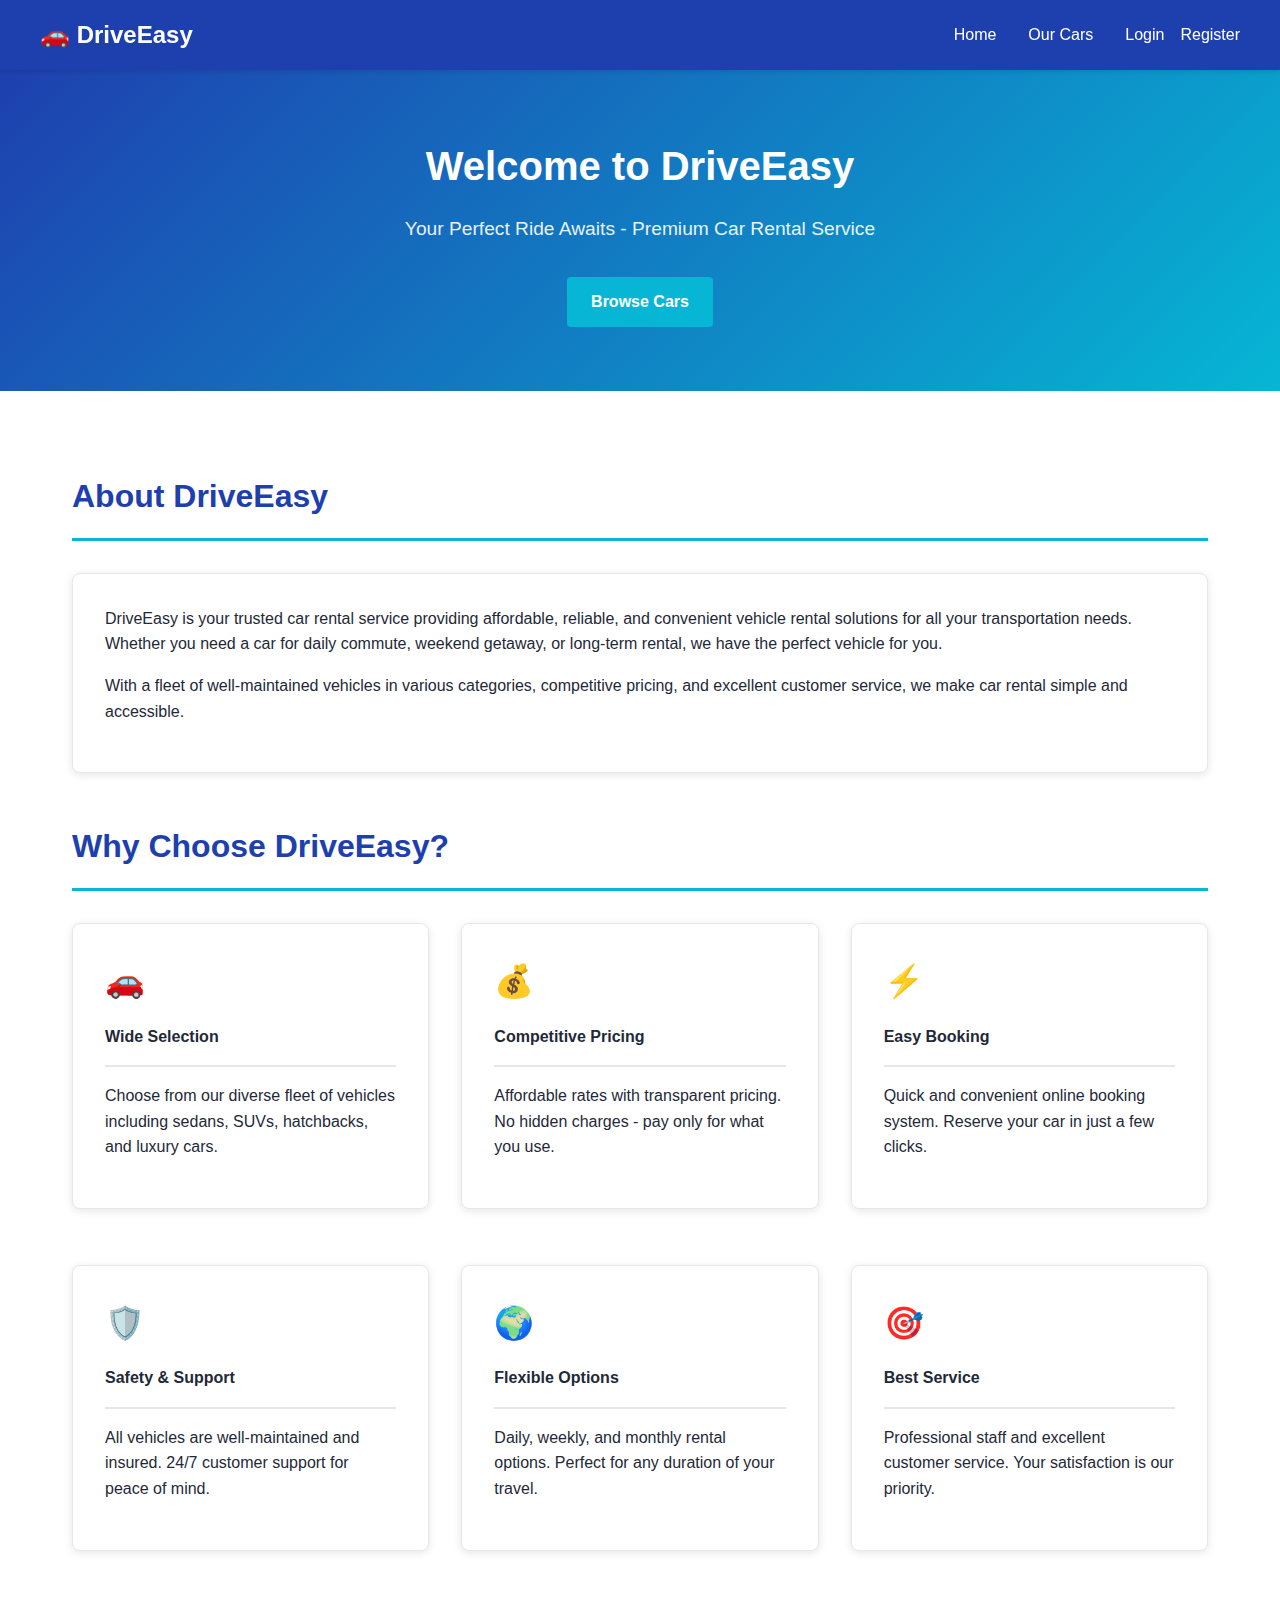
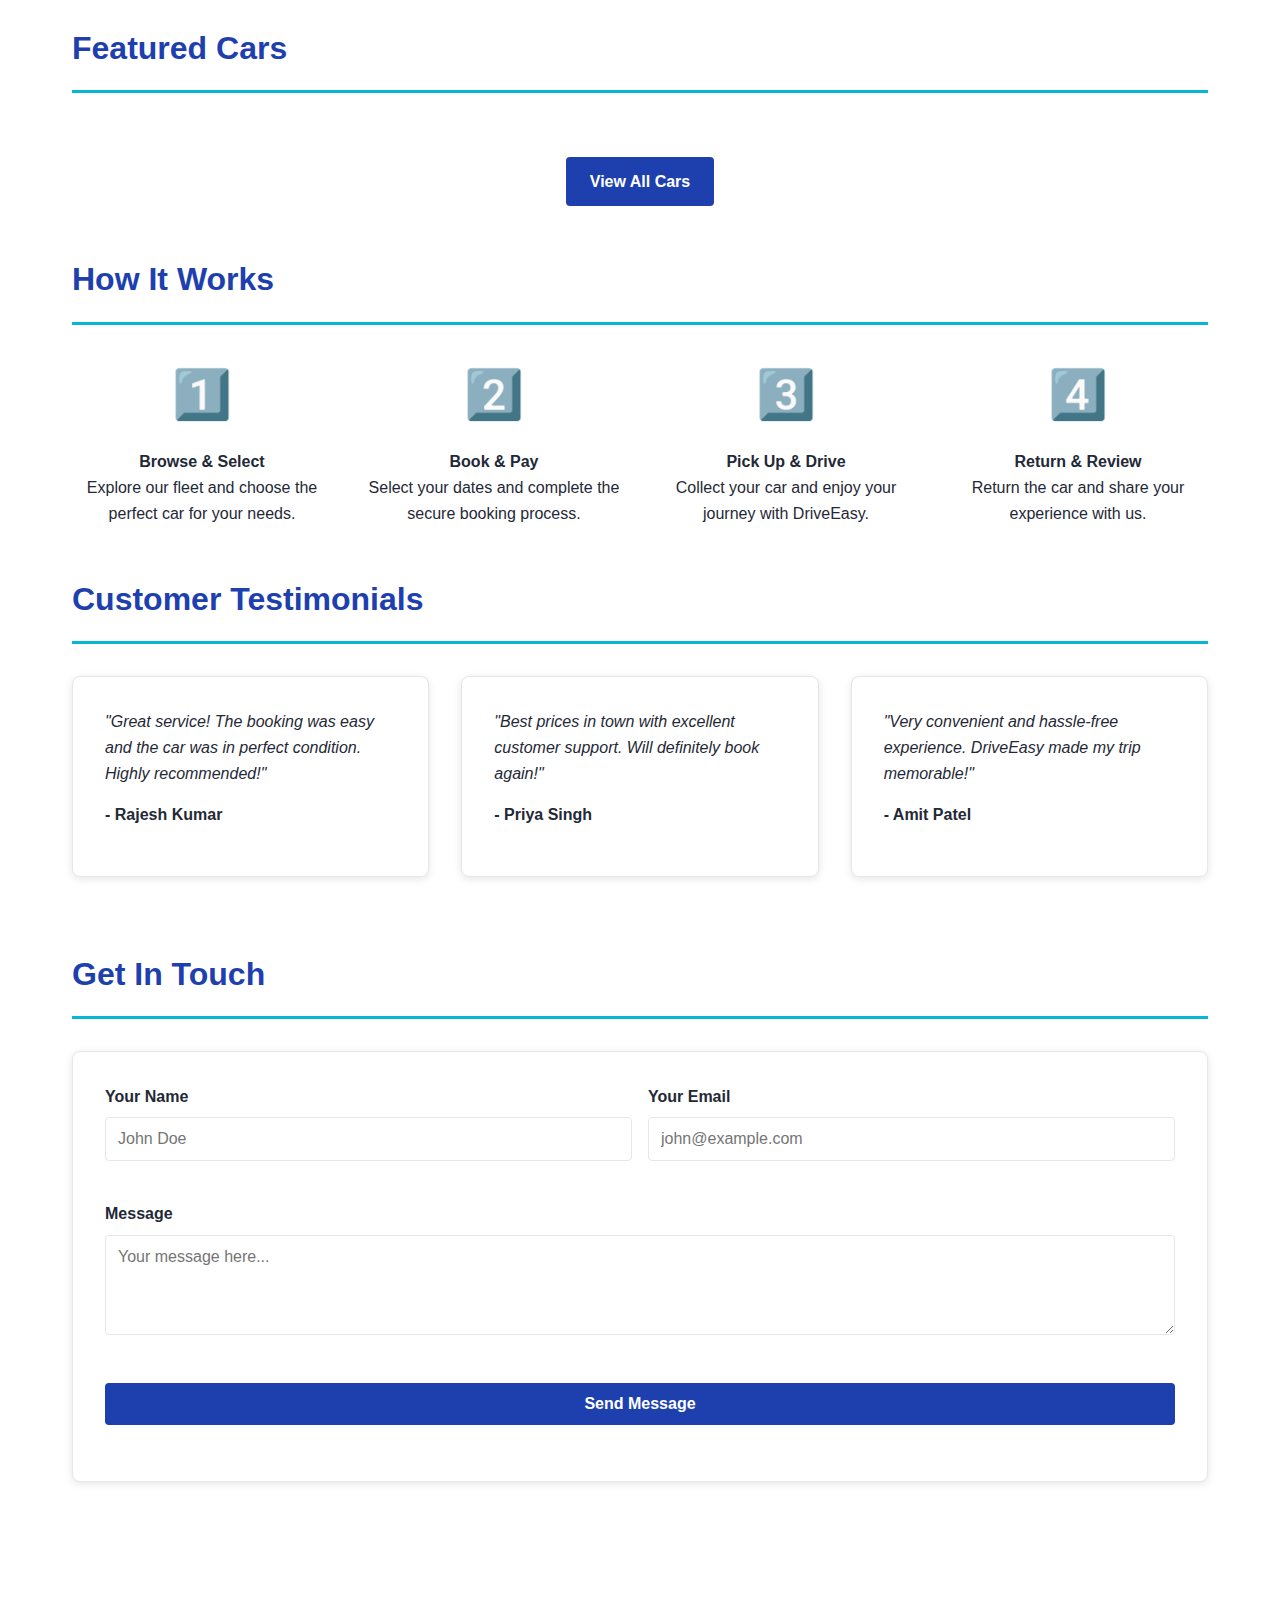
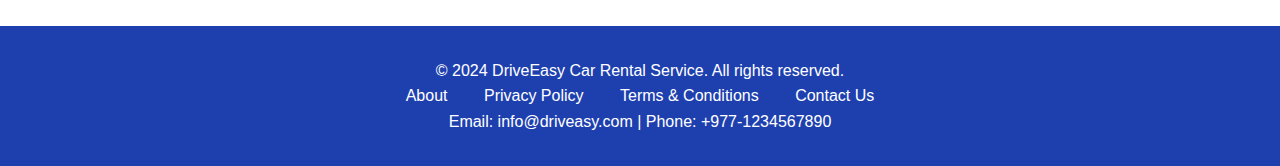
<file: index.html>
<!DOCTYPE html>
<html lang="en">
<head>
    <meta charset="UTF-8">
    <meta name="viewport" content="width=device-width, initial-scale=1.0">
    <title>DriveEasy - Car Rental Service</title>
    <link rel="stylesheet" href="css/style.css">
</head>
<body>
    <!-- HEADER & NAVIGATION -->
    <header>
        <nav>
            <a href="index.html" class="logo">🚗 DriveEasy</a>
            <ul class="nav-links">
                <li><a href="index.html">Home</a></li>
                <li><a href="cars.html">Our Cars</a></li>
                <li id="navDashboard" class="hidden"><a href="dashboard.html">Dashboard</a></li>
                <li id="navAdmin" class="hidden"><a href="admin.html">Admin Panel</a></li>
                <li id="navProfile" class="hidden"><a href="profile.html">Profile</a></li>
                <div class="auth-section" id="authSection">
                    <li><a href="login.html">Login</a></li>
                    <li><a href="register.html">Register</a></li>
                </div>
                <div class="auth-section hidden" id="logoutSection">
                    <li id="userGreeting"></li>
                    <li><button onclick="handleLogout()">Logout</button></li>
                </div>
            </ul>
        </nav>
    </header>

    <!-- HERO SECTION -->
    <section class="hero">
        <h1>Welcome to DriveEasy</h1>
        <p>Your Perfect Ride Awaits - Premium Car Rental Service</p>
        <a href="cars.html" class="btn btn-secondary">Browse Cars</a>
    </section>

    <!-- MAIN CONTENT -->
    <div class="container">
        <!-- ALERTS -->
        <div id="alertContainer"></div>

        <!-- ABOUT SECTION -->
        <section class="section">
            <h2 class="section-title">About DriveEasy</h2>
            <div class="card">
                <div class="card-body">
                    <p>DriveEasy is your trusted car rental service providing affordable, reliable, and convenient vehicle rental solutions for all your transportation needs. Whether you need a car for daily commute, weekend getaway, or long-term rental, we have the perfect vehicle for you.</p>
                    <p style="margin-top: 1rem;">With a fleet of well-maintained vehicles in various categories, competitive pricing, and excellent customer service, we make car rental simple and accessible.</p>
                </div>
            </div>
        </section>

        <!-- WHY CHOOSE US -->
        <section class="section">
            <h2 class="section-title">Why Choose DriveEasy?</h2>
            <div style="display: grid; grid-template-columns: repeat(auto-fit, minmax(280px, 1fr)); gap: 2rem;">
                <div class="card">
                    <div class="card-header">
                        <h3 style="font-size: 2rem; margin: 0;">🚗</h3>
                        <h4 style="margin-top: 1rem;">Wide Selection</h4>
                    </div>
                    <div class="card-body">
                        <p>Choose from our diverse fleet of vehicles including sedans, SUVs, hatchbacks, and luxury cars.</p>
                    </div>
                </div>

                <div class="card">
                    <div class="card-header">
                        <h3 style="font-size: 2rem; margin: 0;">💰</h3>
                        <h4 style="margin-top: 1rem;">Competitive Pricing</h4>
                    </div>
                    <div class="card-body">
                        <p>Affordable rates with transparent pricing. No hidden charges - pay only for what you use.</p>
                    </div>
                </div>

                <div class="card">
                    <div class="card-header">
                        <h3 style="font-size: 2rem; margin: 0;">⚡</h3>
                        <h4 style="margin-top: 1rem;">Easy Booking</h4>
                    </div>
                    <div class="card-body">
                        <p>Quick and convenient online booking system. Reserve your car in just a few clicks.</p>
                    </div>
                </div>

                <div class="card">
                    <div class="card-header">
                        <h3 style="font-size: 2rem; margin: 0;">🛡️</h3>
                        <h4 style="margin-top: 1rem;">Safety & Support</h4>
                    </div>
                    <div class="card-body">
                        <p>All vehicles are well-maintained and insured. 24/7 customer support for peace of mind.</p>
                    </div>
                </div>

                <div class="card">
                    <div class="card-header">
                        <h3 style="font-size: 2rem; margin: 0;">🌍</h3>
                        <h4 style="margin-top: 1rem;">Flexible Options</h4>
                    </div>
                    <div class="card-body">
                        <p>Daily, weekly, and monthly rental options. Perfect for any duration of your travel.</p>
                    </div>
                </div>

                <div class="card">
                    <div class="card-header">
                        <h3 style="font-size: 2rem; margin: 0;">🎯</h3>
                        <h4 style="margin-top: 1rem;">Best Service</h4>
                    </div>
                    <div class="card-body">
                        <p>Professional staff and excellent customer service. Your satisfaction is our priority.</p>
                    </div>
                </div>
            </div>
        </section>

        <!-- FEATURED CARS -->
        <section class="section">
            <h2 class="section-title">Featured Cars</h2>
            <div class="cars-grid" id="featuredCars"></div>
            <div class="text-center">
                <a href="cars.html" class="btn btn-primary">View All Cars</a>
            </div>
        </section>

        <!-- HOW IT WORKS -->
        <section class="section">
            <h2 class="section-title">How It Works</h2>
            <div style="display: grid; grid-template-columns: repeat(auto-fit, minmax(250px, 1fr)); gap: 2rem; text-align: center;">
                <div>
                    <div style="font-size: 3rem; color: var(--primary-color); margin-bottom: 1rem;">1️⃣</div>
                    <h4>Browse &amp; Select</h4>
                    <p>Explore our fleet and choose the perfect car for your needs.</p>
                </div>
                <div>
                    <div style="font-size: 3rem; color: var(--primary-color); margin-bottom: 1rem;">2️⃣</div>
                    <h4>Book &amp; Pay</h4>
                    <p>Select your dates and complete the secure booking process.</p>
                </div>
                <div>
                    <div style="font-size: 3rem; color: var(--primary-color); margin-bottom: 1rem;">3️⃣</div>
                    <h4>Pick Up &amp; Drive</h4>
                    <p>Collect your car and enjoy your journey with DriveEasy.</p>
                </div>
                <div>
                    <div style="font-size: 3rem; color: var(--primary-color); margin-bottom: 1rem;">4️⃣</div>
                    <h4>Return &amp; Review</h4>
                    <p>Return the car and share your experience with us.</p>
                </div>
            </div>
        </section>

        <!-- TESTIMONIALS -->
        <section class="section">
            <h2 class="section-title">Customer Testimonials</h2>
            <div style="display: grid; grid-template-columns: repeat(auto-fit, minmax(280px, 1fr)); gap: 2rem;">
                <div class="card">
                    <div class="card-body">
                        <p style="font-style: italic; margin-bottom: 1rem;">"Great service! The booking was easy and the car was in perfect condition. Highly recommended!"</p>
                        <p><strong>- Rajesh Kumar</strong></p>
                    </div>
                </div>
                <div class="card">
                    <div class="card-body">
                        <p style="font-style: italic; margin-bottom: 1rem;">"Best prices in town with excellent customer support. Will definitely book again!"</p>
                        <p><strong>- Priya Singh</strong></p>
                    </div>
                </div>
                <div class="card">
                    <div class="card-body">
                        <p style="font-style: italic; margin-bottom: 1rem;">"Very convenient and hassle-free experience. DriveEasy made my trip memorable!"</p>
                        <p><strong>- Amit Patel</strong></p>
                    </div>
                </div>
            </div>
        </section>

        <!-- CONTACT SECTION -->
        <section class="section">
            <h2 class="section-title">Get In Touch</h2>
            <div class="card">
                <div class="form-grid">
                    <div class="form-group">
                        <label for="contactName">Your Name</label>
                        <input type="text" id="contactName" placeholder="John Doe">
                    </div>
                    <div class="form-group">
                        <label for="contactEmail">Your Email</label>
                        <input type="email" id="contactEmail" placeholder="john@example.com">
                    </div>
                    <div class="form-group full">
                        <label for="contactMessage">Message</label>
                        <textarea id="contactMessage" placeholder="Your message here..."></textarea>
                    </div>
                    <div class="form-group full">
                        <button type="button" class="btn btn-primary btn-block" onclick="handleContactSubmit()">Send Message</button>
                    </div>
                </div>
            </div>
        </section>
    </div>

    <!-- FOOTER -->
    <footer>
        <p>&copy; 2024 DriveEasy Car Rental Service. All rights reserved.</p>
        <p>
            <a href="#">About</a>
            <a href="#">Privacy Policy</a>
            <a href="#">Terms & Conditions</a>
            <a href="#">Contact Us</a>
        </p>
        <p>Email: info@driveasy.com | Phone: +977-1234567890</p>
    </footer>

    <script src="js/app.js"></script>
    <script src="js/index.js"></script>
</body>
</html>
</file>
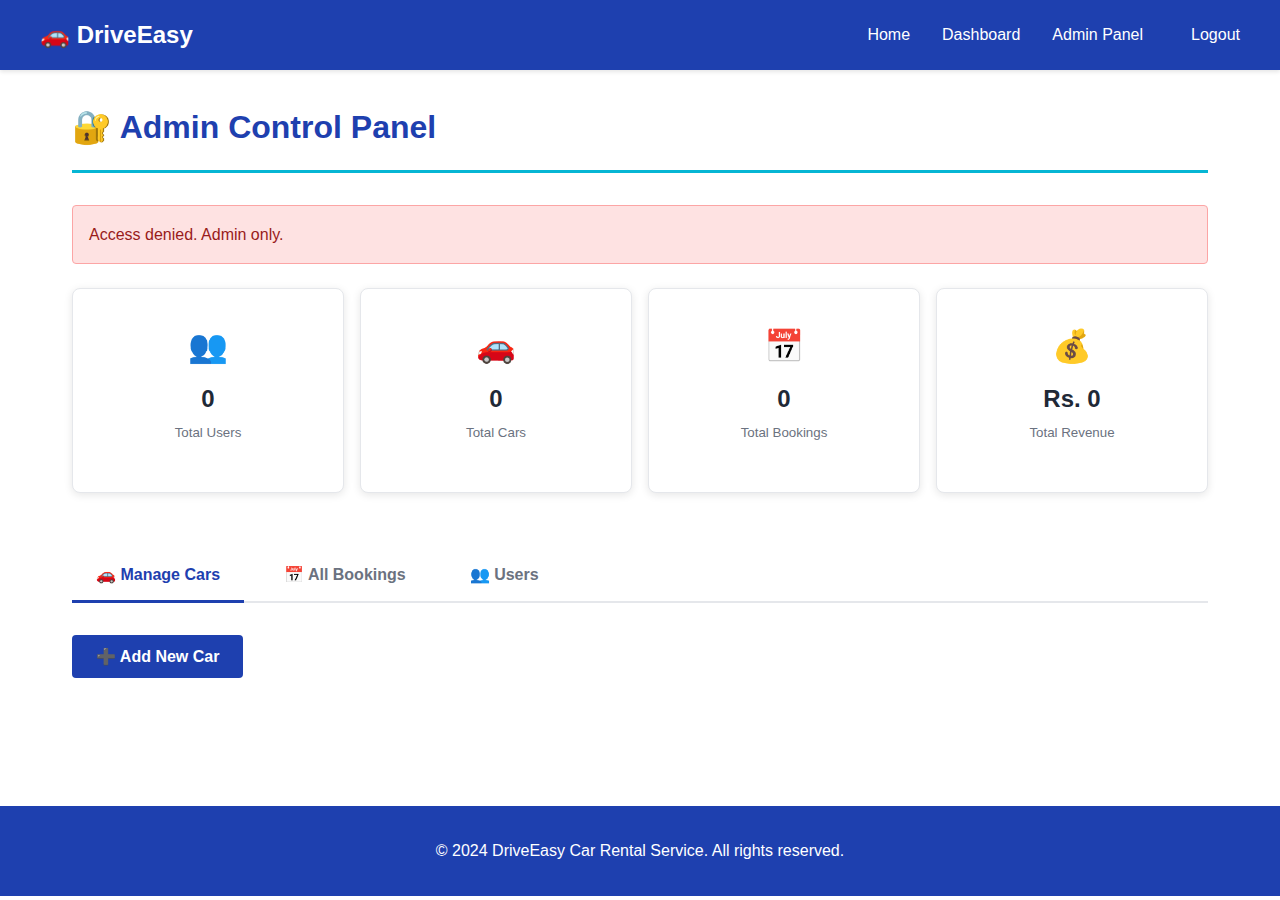
<file: admin.html>
<!DOCTYPE html>
<html lang="en">
<head>
    <meta charset="UTF-8">
    <meta name="viewport" content="width=device-width, initial-scale=1.0">
    <title>Admin Panel - DriveEasy</title>
    <link rel="stylesheet" href="css/style.css">
</head>
<body>
    <!-- HEADER & NAVIGATION -->
    <header>
        <nav>
            <a href="index.html" class="logo">🚗 DriveEasy</a>
            <ul class="nav-links">
                <li><a href="index.html">Home</a></li>
                <li id="navDashboard"><a href="dashboard.html">Dashboard</a></li>
                <li id="navAdmin"><a href="admin.html">Admin Panel</a></li>
                <div class="auth-section" id="logoutSection">
                    <li id="userGreeting"></li>
                    <li><button onclick="handleLogout()">Logout</button></li>
                </div>
            </ul>
        </nav>
    </header>

    <!-- MAIN CONTENT -->
    <div class="container">
        <h1 class="section-title">🔐 Admin Control Panel</h1>

        <div id="alertContainer"></div>

        <!-- ADMIN STATS -->
        <div style="display: grid; grid-template-columns: repeat(auto-fit, minmax(200px, 1fr)); gap: 1rem; margin-bottom: 2rem;">
            <div class="card">
                <div class="card-body text-center">
                    <div style="font-size: 2rem; color: var(--primary-color); margin-bottom: 0.5rem;">👥</div>
                    <div style="font-size: 1.5rem; font-weight: bold;" id="totalUsers">0</div>
                    <small style="color: var(--light-text);">Total Users</small>
                </div>
            </div>
            <div class="card">
                <div class="card-body text-center">
                    <div style="font-size: 2rem; color: var(--secondary-color); margin-bottom: 0.5rem;">🚗</div>
                    <div style="font-size: 1.5rem; font-weight: bold;" id="totalCars">0</div>
                    <small style="color: var(--light-text);">Total Cars</small>
                </div>
            </div>
            <div class="card">
                <div class="card-body text-center">
                    <div style="font-size: 2rem; color: var(--success-color); margin-bottom: 0.5rem;">📅</div>
                    <div style="font-size: 1.5rem; font-weight: bold;" id="totalBookings">0</div>
                    <small style="color: var(--light-text);">Total Bookings</small>
                </div>
            </div>
            <div class="card">
                <div class="card-body text-center">
                    <div style="font-size: 2rem; color: var(--warning-color); margin-bottom: 0.5rem;">💰</div>
                    <div style="font-size: 1.5rem; font-weight: bold;" id="totalRevenue">Rs. 0</div>
                    <small style="color: var(--light-text);">Total Revenue</small>
                </div>
            </div>
        </div>

        <!-- TABS -->
        <div style="display: flex; gap: 1rem; margin-bottom: 2rem; border-bottom: 2px solid var(--border-color);">
            <button class="tab-btn active" onclick="switchAdminTab('cars')">🚗 Manage Cars</button>
            <button class="tab-btn" onclick="switchAdminTab('bookings')">📅 All Bookings</button>
            <button class="tab-btn" onclick="switchAdminTab('users')">👥 Users</button>
        </div>

        <!-- CARS MANAGEMENT TAB -->
        <div id="carsTab" class="tab-content">
            <div style="margin-bottom: 2rem;">
                <button class="btn btn-primary" onclick="toggleAddCarForm()">➕ Add New Car</button>
            </div>

            <!-- ADD CAR FORM -->
            <div id="addCarForm" class="card hidden" style="margin-bottom: 2rem;">
                <div class="card-header">
                    <h3 class="card-title">Add New Car</h3>
                </div>
                <form onsubmit="handleAddCar(event)">
                    <div class="card-body">
                        <div class="form-grid">
                            <div class="form-group">
                                <label for="carName">Car Name</label>
                                <input type="text" id="carName" placeholder="e.g., Toyota Camry" required>
                            </div>
                            <div class="form-group">
                                <label for="carCategory">Category</label>
                                <select id="carCategory" required>
                                    <option value="">Select category</option>
                                    <option value="sedan">Sedan</option>
                                    <option value="suv">SUV</option>
                                    <option value="hatchback">Hatchback</option>
                                    <option value="luxury">Luxury</option>
                                </select>
                            </div>
                            <div class="form-group">
                                <label for="carPrice">Daily Price (Rs.)</label>
                                <input type="number" id="carPrice" placeholder="2500" min="0" required>
                            </div>
                            <div class="form-group">
                                <label for="carSeats">Seats</label>
                                <input type="number" id="carSeats" placeholder="5" min="1" max="9" required>
                            </div>
                            <div class="form-group">
                                <label for="carTransmission">Transmission</label>
                                <select id="carTransmission" required>
                                    <option value="">Select transmission</option>
                                    <option value="Automatic">Automatic</option>
                                    <option value="Manual">Manual</option>
                                </select>
                            </div>
                            <div class="form-group">
                                <label for="carFuel">Fuel Type</label>
                                <select id="carFuel" required>
                                    <option value="">Select fuel</option>
                                    <option value="Petrol">Petrol</option>
                                    <option value="Diesel">Diesel</option>
                                    <option value="Hybrid">Hybrid</option>
                                </select>
                            </div>
                            <div class="form-group full">
                                <label for="carDescription">Description</label>
                                <textarea id="carDescription" placeholder="Car description"></textarea>
                            </div>
                        </div>
                    </div>
                    <div class="card-footer">
                        <button type="submit" class="btn btn-success">Add Car</button>
                        <button type="button" class="btn btn-secondary" onclick="toggleAddCarForm()">Cancel</button>
                    </div>
                </form>
            </div>

            <!-- CARS LIST -->
            <div id="carsListContainer"></div>
        </div>

        <!-- BOOKINGS TAB -->
        <div id="bookingsTab" class="tab-content hidden">
            <div id="bookingsListContainer"></div>
        </div>

        <!-- USERS TAB -->
        <div id="usersTab" class="tab-content hidden">
            <div id="usersListContainer"></div>
        </div>
    </div>

    <!-- STYLES FOR ADMIN -->
    <style>
        .tab-btn {
            background: none;
            border: none;
            padding: 1rem 1.5rem;
            font-size: 1rem;
            font-weight: 600;
            color: var(--light-text);
            cursor: pointer;
            transition: all 0.3s;
            border-bottom: 3px solid transparent;
            margin-bottom: -2px;
        }

        .tab-btn.active {
            color: var(--primary-color);
            border-bottom-color: var(--primary-color);
        }

        .tab-btn:hover {
            color: var(--primary-color);
        }

        .tab-content {
            display: block;
        }

        .tab-content.hidden {
            display: none;
        }

        .edit-btn {
            background-color: var(--secondary-color);
            color: white;
        }

        .edit-btn:hover {
            background-color: #0891b2;
        }

        .delete-btn {
            background-color: var(--danger-color);
            color: white;
        }

        .delete-btn:hover {
            background-color: #b91c1c;
        }
    </style>

    <!-- FOOTER -->
    <footer>
        <p>&copy; 2024 DriveEasy Car Rental Service. All rights reserved.</p>
    </footer>

    <script src="js/app.js"></script>
    <script src="js/admin.js"></script>
</body>
</html>
</file>
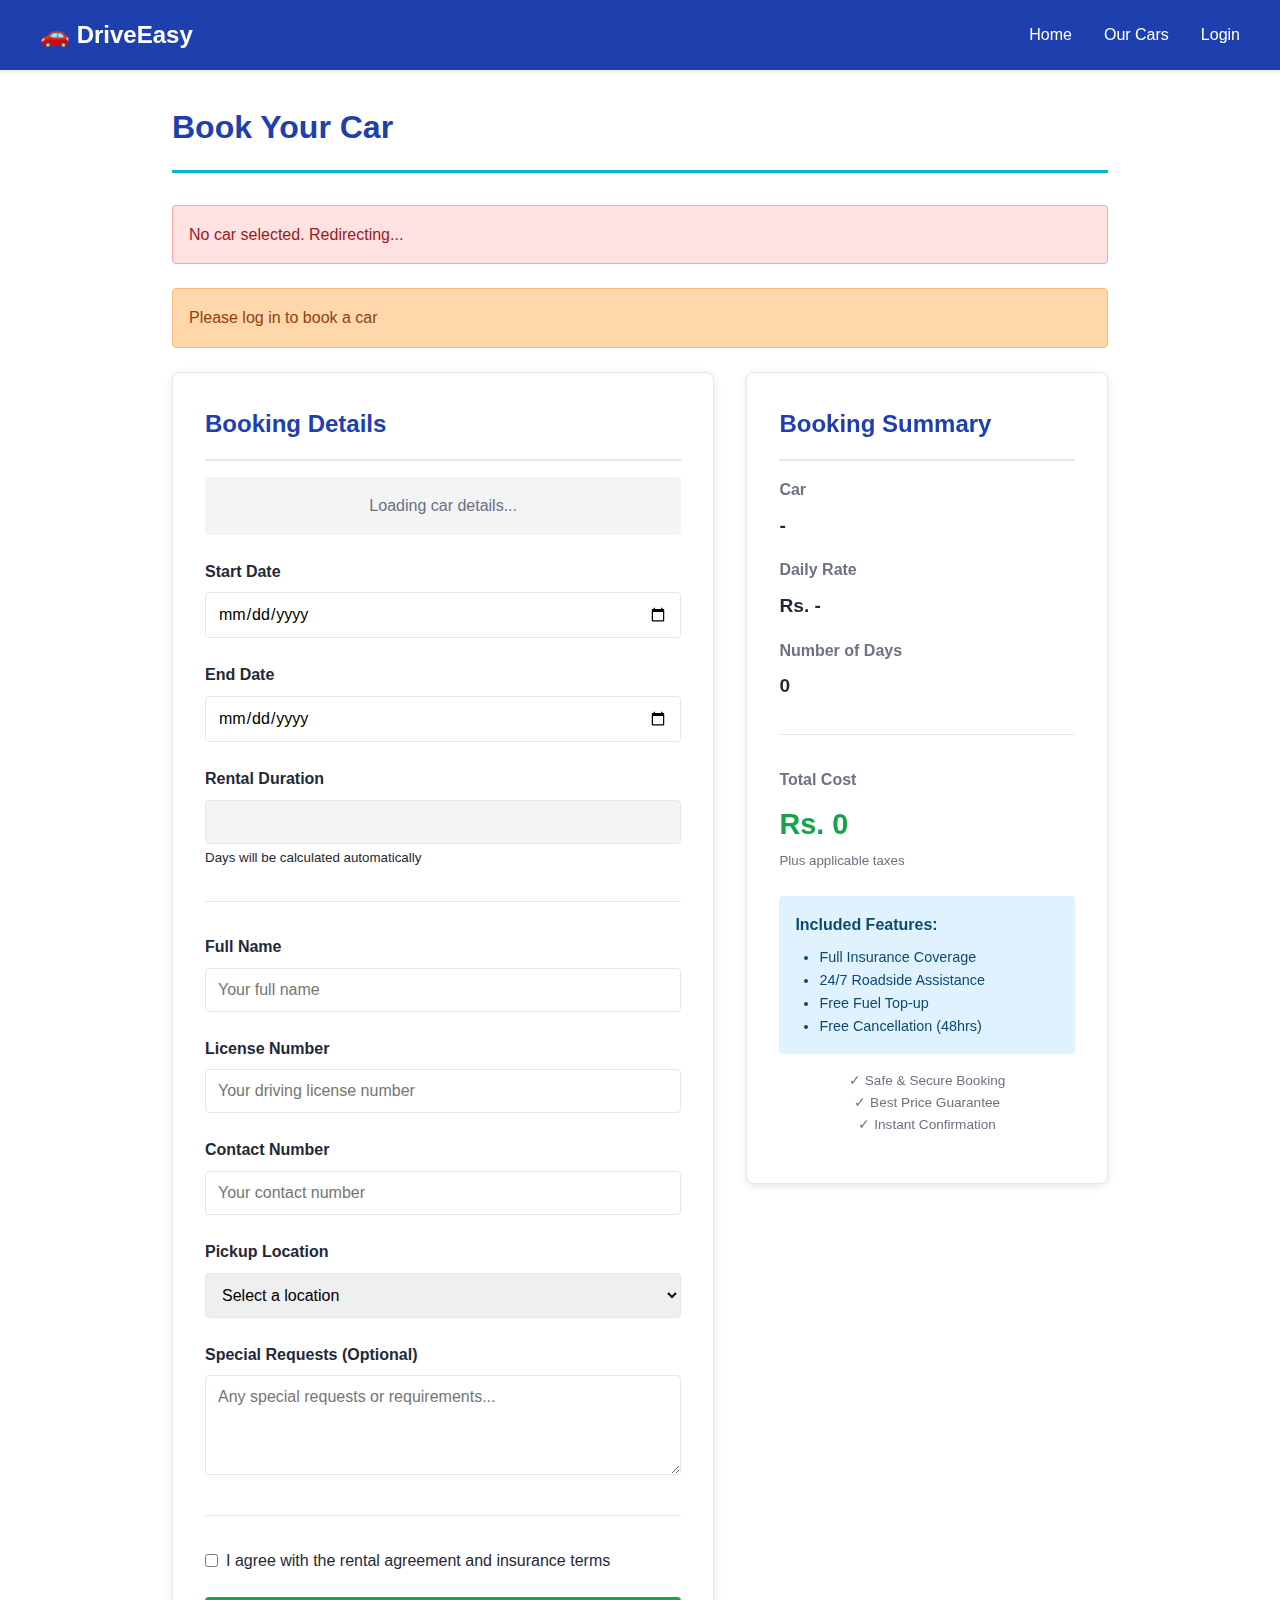
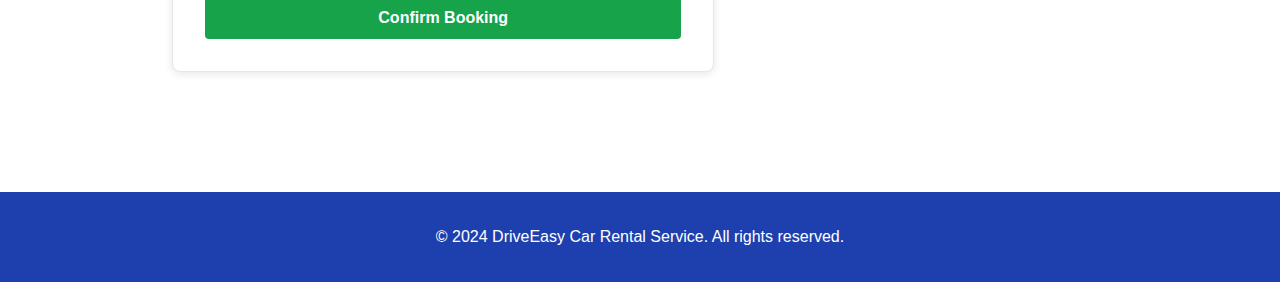
<file: booking.html>
<!DOCTYPE html>
<html lang="en">
<head>
    <meta charset="UTF-8">
    <meta name="viewport" content="width=device-width, initial-scale=1.0">
    <title>Book Car - DriveEasy</title>
    <link rel="stylesheet" href="css/style.css">
</head>
<body>
    <!-- HEADER & NAVIGATION -->
    <header>
        <nav>
            <a href="index.html" class="logo">🚗 DriveEasy</a>
            <ul class="nav-links">
                <li><a href="index.html">Home</a></li>
                <li><a href="cars.html">Our Cars</a></li>
                <li id="navDashboard" class="hidden"><a href="dashboard.html">Dashboard</a></li>
                <li id="navAdmin" class="hidden"><a href="admin.html">Admin Panel</a></li>
                <li id="navProfile" class="hidden"><a href="profile.html">Profile</a></li>
                <div class="auth-section" id="authSection" class="hidden">
                    <li><a href="login.html">Login</a></li>
                </div>
                <div class="auth-section hidden" id="logoutSection">
                    <li id="userGreeting"></li>
                    <li><button onclick="handleLogout()">Logout</button></li>
                </div>
            </ul>
        </nav>
    </header>

    <!-- MAIN CONTENT -->
    <div class="container" style="max-width: 1000px;">
        <h1 class="section-title">Book Your Car</h1>

        <div id="alertContainer"></div>

        <div style="display: grid; grid-template-columns: 1.5fr 1fr; gap: 2rem;">
            <!-- BOOKING FORM -->
            <div>
                <div class="card">
                    <div class="card-header">
                        <h3 class="card-title">Booking Details</h3>
                    </div>

                    <form id="bookingForm" onsubmit="handleBooking(event)">
                        <div id="carDetails" class="card-body" style="background: var(--light-bg); border-radius: 4px; padding: 1rem; margin-bottom: 1.5rem;">
                            <p style="text-align: center; color: var(--light-text);">Loading car details...</p>
                        </div>

                        <div class="form-group">
                            <label for="startDate">Start Date</label>
                            <input type="date" id="startDate" required>
                        </div>

                        <div class="form-group">
                            <label for="endDate">End Date</label>
                            <input type="date" id="endDate" required>
                        </div>

                        <div class="form-group">
                            <label for="rentalDays">Rental Duration</label>
                            <input type="text" id="rentalDays" disabled style="background: var(--light-bg); color: var(--light-text);">
                            <small>Days will be calculated automatically</small>
                        </div>

                        <div class="divider"></div>

                        <div class="form-group">
                            <label for="driverName">Full Name</label>
                            <input type="text" id="driverName" placeholder="Your full name" required>
                        </div>

                        <div class="form-group">
                            <label for="driverLicense">License Number</label>
                            <input type="text" id="driverLicense" placeholder="Your driving license number" required>
                        </div>

                        <div class="form-group">
                            <label for="driverPhone">Contact Number</label>
                            <input type="tel" id="driverPhone" placeholder="Your contact number" pattern="[0-9]{10}" required>
                        </div>

                        <div class="form-group">
                            <label for="pickupLocation">Pickup Location</label>
                            <select id="pickupLocation" required>
                                <option value="">Select a location</option>
                                <option value="Kathmandu">Kathmandu</option>
                                <option value="Pokhara">Pokhara</option>
                                <option value="Lalitpur">Lalitpur</option>
                                <option value="Bhaktapur">Bhaktapur</option>
                                <option value="Baneshwor">Baneshwor</option>
                            </select>
                        </div>

                        <div class="form-group">
                            <label for="additionalNotes">Special Requests (Optional)</label>
                            <textarea id="additionalNotes" placeholder="Any special requests or requirements..."></textarea>
                        </div>

                        <div class="divider"></div>

                        <div class="form-group">
                            <label style="display: flex; align-items: center; gap: 0.5rem; font-weight: normal;">
                                <input type="checkbox" id="agreeTerms" required>
                                I agree with the rental agreement and insurance terms
                            </label>
                        </div>

                        <button type="submit" class="btn btn-success btn-block">Confirm Booking</button>
                    </form>
                </div>
            </div>

            <!-- BOOKING SUMMARY -->
            <div>
                <div class="card" style="position: sticky; top: 100px;">
                    <div class="card-header">
                        <h3 class="card-title">Booking Summary</h3>
                    </div>

                    <div class="card-body">
                        <div style="margin-bottom: 1rem;">
                            <strong style="color: var(--light-text); display: block; margin-bottom: 0.5rem;">Car</strong>
                            <div style="font-size: 1.2rem; font-weight: bold;" id="summaryCarName">-</div>
                        </div>

                        <div style="margin-bottom: 1rem;">
                            <strong style="color: var(--light-text); display: block; margin-bottom: 0.5rem;">Daily Rate</strong>
                            <div style="font-size: 1.2rem; font-weight: bold;" id="summaryDailyRate">Rs. -</div>
                        </div>

                        <div style="margin-bottom: 1rem;">
                            <strong style="color: var(--light-text); display: block; margin-bottom: 0.5rem;">Number of Days</strong>
                            <div style="font-size: 1.2rem; font-weight: bold;" id="summaryDays">0</div>
                        </div>

                        <div class="divider"></div>

                        <div style="margin-bottom: 1.5rem;">
                            <strong style="color: var(--light-text); display: block; margin-bottom: 0.5rem;">Total Cost</strong>
                            <div style="font-size: 1.8rem; color: var(--success-color); font-weight: bold;" id="summaryTotal">Rs. 0</div>
                            <small style="color: var(--light-text);">Plus applicable taxes</small>
                        </div>

                        <div style="background: #e0f2fe; padding: 1rem; border-radius: 4px; margin-bottom: 1rem;">
                            <strong style="color: #0c4a6e;">Included Features:</strong>
                            <ul style="margin-top: 0.5rem; margin-left: 1.5rem; color: #0c4a6e; font-size: 0.9rem;">
                                <li>Full Insurance Coverage</li>
                                <li>24/7 Roadside Assistance</li>
                                <li>Free Fuel Top-up</li>
                                <li>Free Cancellation (48hrs)</li>
                            </ul>
                        </div>

                        <p style="font-size: 0.85rem; color: var(--light-text); text-align: center;">
                            ✓ Safe & Secure Booking<br>
                            ✓ Best Price Guarantee<br>
                            ✓ Instant Confirmation
                        </p>
                    </div>
                </div>
            </div>
        </div>
    </div>

    <!-- FOOTER -->
    <footer>
        <p>&copy; 2024 DriveEasy Car Rental Service. All rights reserved.</p>
    </footer>

    <script src="js/app.js"></script>
    <script src="js/booking.js"></script>
</body>
</html>
</file>
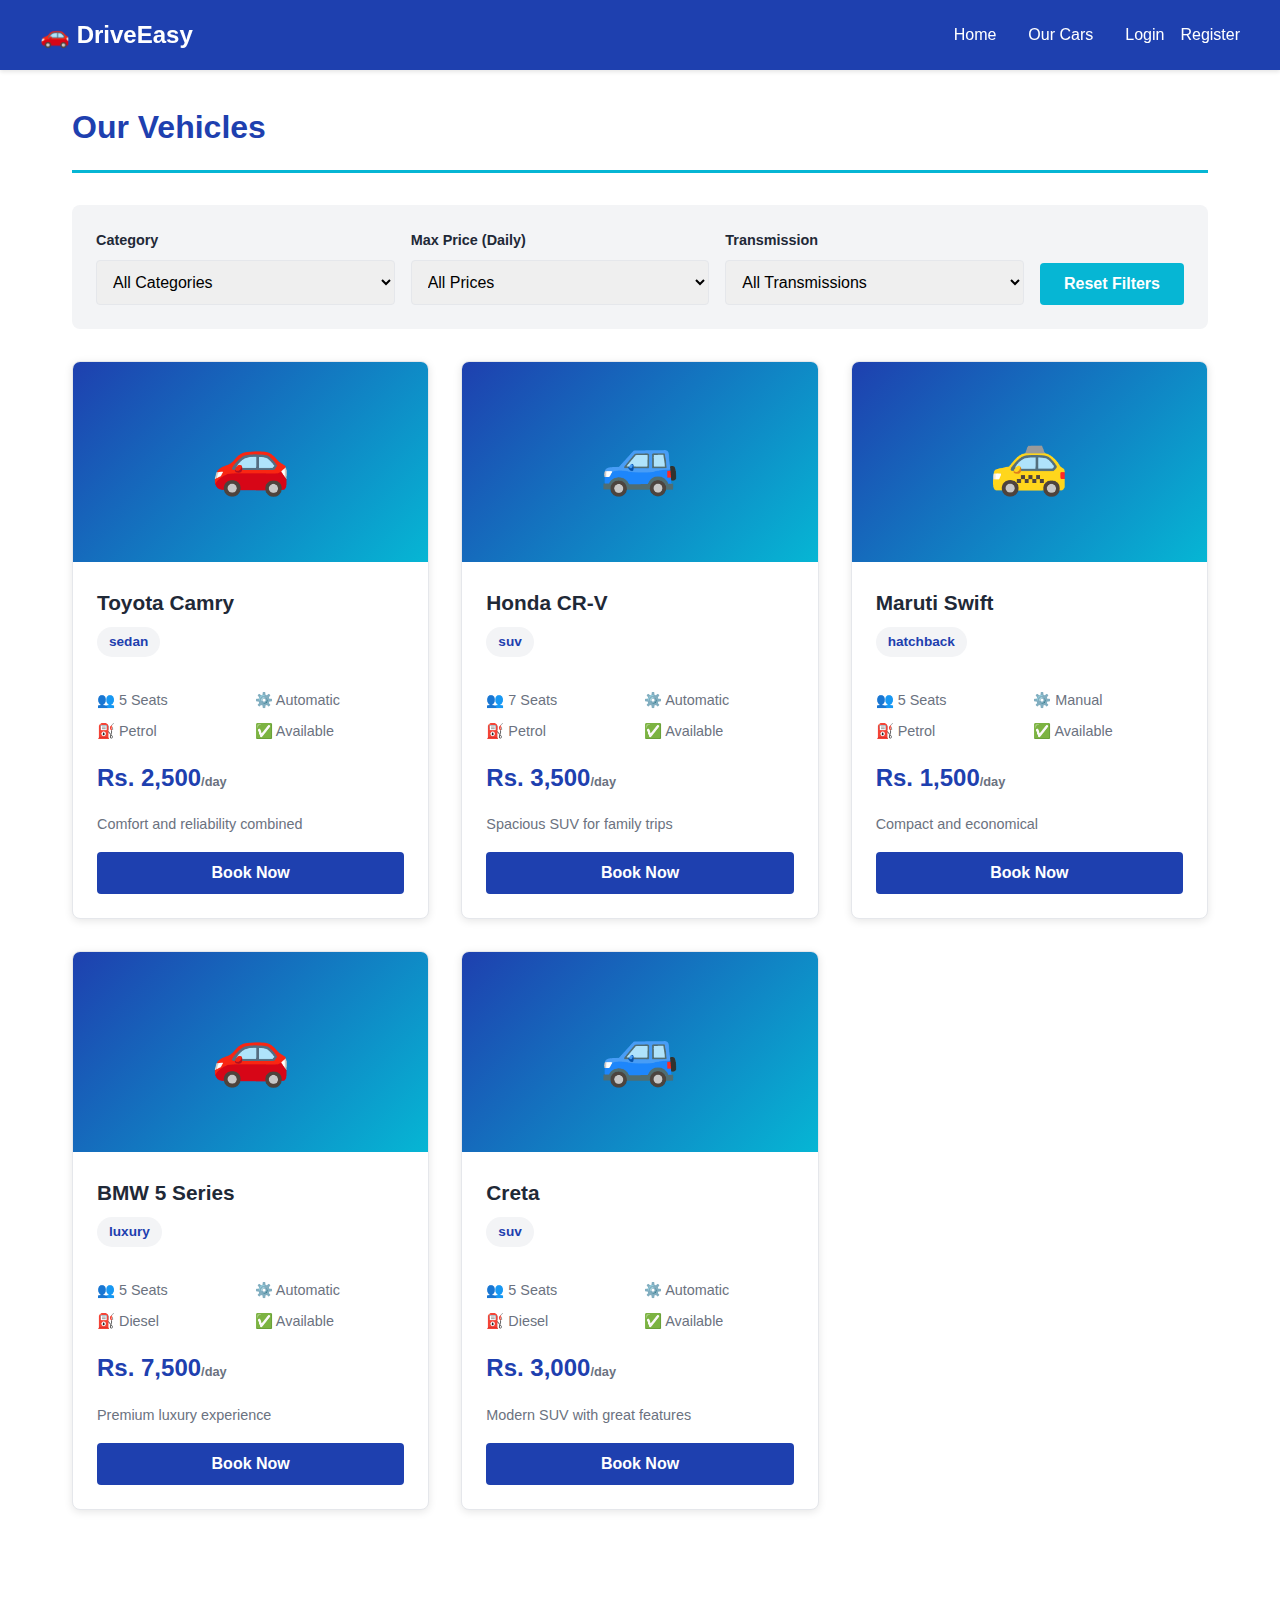
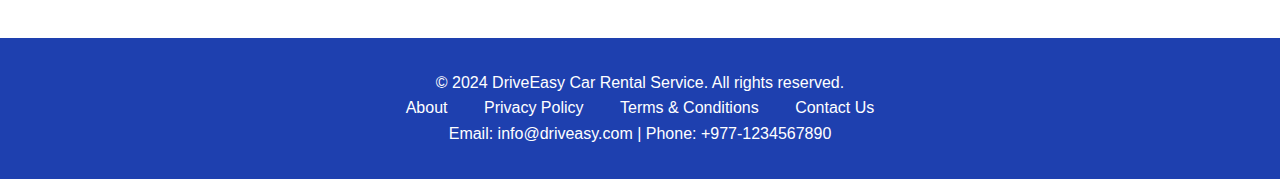
<file: cars.html>
<!DOCTYPE html>
<html lang="en">
<head>
    <meta charset="UTF-8">
    <meta name="viewport" content="width=device-width, initial-scale=1.0">
    <title>Our Cars - DriveEasy</title>
    <link rel="stylesheet" href="css/style.css">
</head>
<body>
    <!-- HEADER & NAVIGATION -->
    <header>
        <nav>
            <a href="index.html" class="logo">🚗 DriveEasy</a>
            <ul class="nav-links">
                <li><a href="index.html">Home</a></li>
                <li><a href="cars.html">Our Cars</a></li>
                <li id="navDashboard" class="hidden"><a href="dashboard.html">Dashboard</a></li>
                <li id="navAdmin" class="hidden"><a href="admin.html">Admin Panel</a></li>
                <li id="navProfile" class="hidden"><a href="profile.html">Profile</a></li>
                <div class="auth-section" id="authSection">
                    <li><a href="login.html">Login</a></li>
                    <li><a href="register.html">Register</a></li>
                </div>
                <div class="auth-section hidden" id="logoutSection">
                    <li id="userGreeting"></li>
                    <li><button onclick="handleLogout()">Logout</button></li>
                </div>
            </ul>
        </nav>
    </header>

    <!-- MAIN CONTENT -->
    <div class="container">
        <h1 class="section-title">Our Vehicles</h1>

        <div id="alertContainer"></div>

        <!-- FILTER SECTION -->
        <div class="filter-section">
            <div class="filter-group">
                <label for="categoryFilter">Category</label>
                <select id="categoryFilter" onchange="applyFilters()">
                    <option value="">All Categories</option>
                    <option value="sedan">Sedan</option>
                    <option value="suv">SUV</option>
                    <option value="hatchback">Hatchback</option>
                    <option value="luxury">Luxury</option>
                </select>
            </div>

            <div class="filter-group">
                <label for="priceFilter">Max Price (Daily)</label>
                <select id="priceFilter" onchange="applyFilters()">
                    <option value="">All Prices</option>
                    <option value="2000">Up to Rs. 2000</option>
                    <option value="3000">Up to Rs. 3000</option>
                    <option value="5000">Up to Rs. 5000</option>
                    <option value="10000">Up to Rs. 10000</option>
                </select>
            </div>

            <div class="filter-group">
                <label for="transmissionFilter">Transmission</label>
                <select id="transmissionFilter" onchange="applyFilters()">
                    <option value="">All Transmissions</option>
                    <option value="Automatic">Automatic</option>
                    <option value="Manual">Manual</option>
                </select>
            </div>

            <button class="btn btn-secondary" onclick="resetFilters()">Reset Filters</button>
        </div>

        <!-- CARS GRID -->
        <div id="carsContainer" class="cars-grid"></div>

        <!-- NO RESULTS MESSAGE -->
        <div id="noResults" class="text-center hidden" style="padding: 2rem;">
            <p style="font-size: 1.2rem; color: var(--light-text);">No cars found matching your criteria.</p>
            <button class="btn btn-secondary mt-2" onclick="resetFilters()">Clear Filters</button>
        </div>
    </div>

    <!-- FOOTER -->
    <footer>
        <p>&copy; 2024 DriveEasy Car Rental Service. All rights reserved.</p>
        <p>
            <a href="#">About</a>
            <a href="#">Privacy Policy</a>
            <a href="#">Terms & Conditions</a>
            <a href="#">Contact Us</a>
        </p>
        <p>Email: info@driveasy.com | Phone: +977-1234567890</p>
    </footer>

    <script src="js/app.js"></script>
    <script src="js/cars.js"></script>
</body>
</html>
</file>
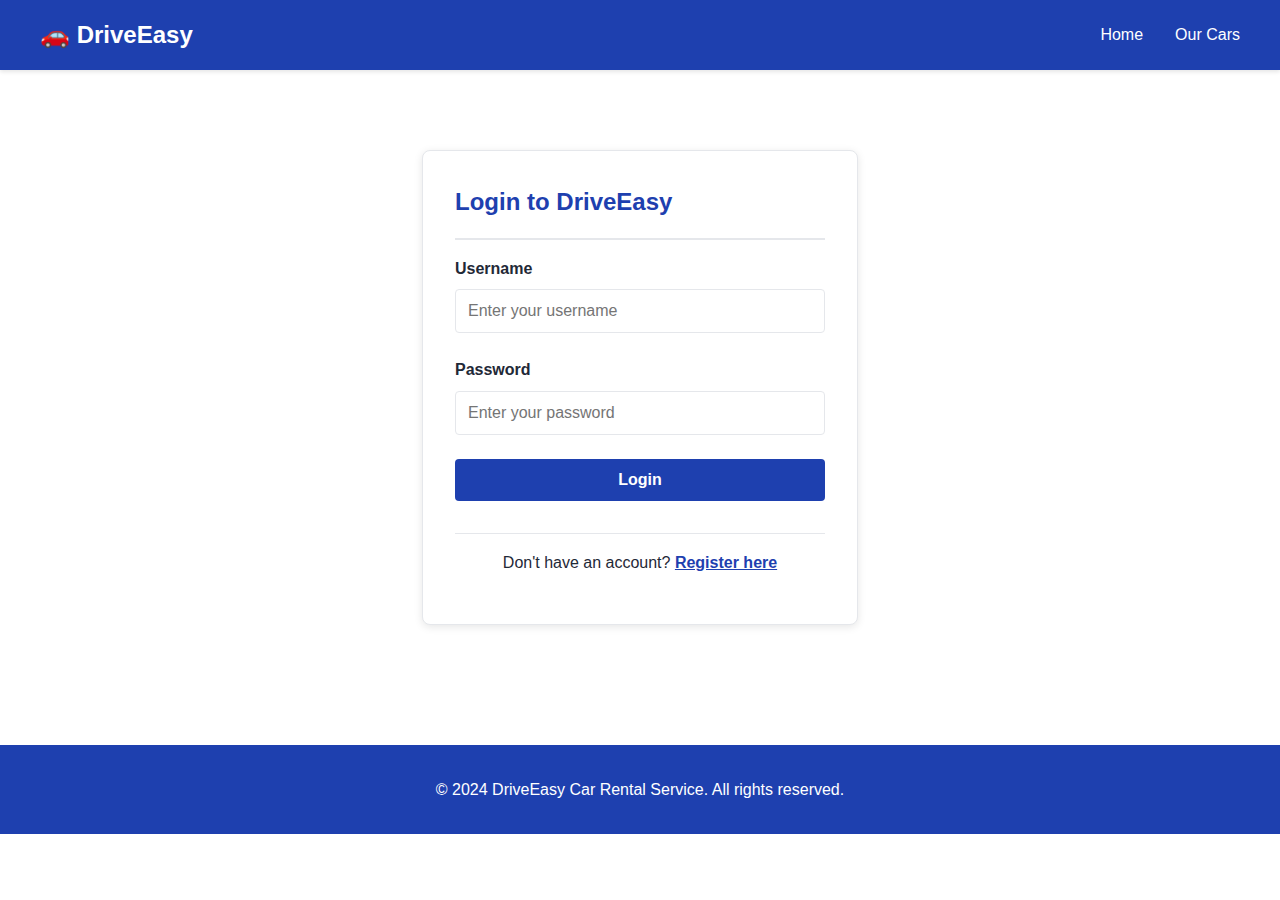
<file: dashboard.html>
<!DOCTYPE html>
<html lang="en">
<head>
    <meta charset="UTF-8">
    <meta name="viewport" content="width=device-width, initial-scale=1.0">
    <title>Dashboard - DriveEasy</title>
    <link rel="stylesheet" href="css/style.css">
</head>
<body>
    <!-- HEADER & NAVIGATION -->
    <header>
        <nav>
            <a href="index.html" class="logo">🚗 DriveEasy</a>
            <ul class="nav-links">
                <li><a href="index.html">Home</a></li>
                <li><a href="cars.html">Our Cars</a></li>
                <li id="navDashboard" class="hidden"><a href="dashboard.html">Dashboard</a></li>
                <li id="navAdmin" class="hidden"><a href="admin.html">Admin Panel</a></li>
                <li id="navProfile" class="hidden"><a href="profile.html">Profile</a></li>
                <div class="auth-section" id="authSection" class="hidden">
                    <li><a href="login.html">Login</a></li>
                </div>
                <div class="auth-section hidden" id="logoutSection">
                    <li id="userGreeting"></li>
                    <li><button onclick="handleLogout()">Logout</button></li>
                </div>
            </ul>
        </nav>
    </header>

    <!-- MAIN CONTENT -->
    <div class="container">
        <h1 class="section-title">My Dashboard</h1>

        <div id="alertContainer"></div>

        <!-- USER INFO CARD -->
        <div style="display: grid; grid-template-columns: repeat(auto-fit, minmax(250px, 1fr)); gap: 2rem; margin-bottom: 3rem;">
            <div class="card">
                <div class="card-header">
                    <h3 class="card-title">👤 Profile Information</h3>
                </div>
                <div class="card-body">
                    <p><strong>Username:</strong> <span id="userUsername">-</span></p>
                    <p><strong>Email:</strong> <span id="userEmail">-</span></p>
                    <p><strong>Phone:</strong> <span id="userPhone">-</span></p>
                    <p><strong>Member Since:</strong> <span id="userSince">-</span></p>
                </div>
                <div class="card-footer">
                    <a href="profile.html" class="btn btn-secondary w-100">Edit Profile</a>
                </div>
            </div>

            <div class="card">
                <div class="card-header">
                    <h3 class="card-title">📊 Quick Stats</h3>
                </div>
                <div class="card-body">
                    <p style="margin-bottom: 1rem;">
                        <strong style="color: var(--primary-color); font-size: 1.5rem;" id="totalBookings">0</strong><br>
                        <small style="color: var(--light-text);">Total Bookings</small>
                    </p>
                    <p style="margin-bottom: 1rem;">
                        <strong style="color: var(--success-color); font-size: 1.5rem;" id="activeBookings">0</strong><br>
                        <small style="color: var(--light-text);">Active Bookings</small>
                    </p>
                    <p>
                        <strong style="color: var(--warning-color); font-size: 1.5rem;" id="completedBookings">0</strong><br>
                        <small style="color: var(--light-text);">Completed Bookings</small>
                    </p>
                </div>
            </div>

            <div class="card">
                <div class="card-header">
                    <h3 class="card-title">🎁 Benefits</h3>
                </div>
                <div class="card-body">
                    <ul style="list-style: none; color: var(--light-text); font-size: 0.9rem;">
                        <li style="margin-bottom: 0.75rem;">✓ 24/7 Customer Support</li>
                        <li style="margin-bottom: 0.75rem;">✓ Free Insurance Coverage</li>
                        <li style="margin-bottom: 0.75rem;">✓ Free Cancellation (48hrs)</li>
                        <li>✓ VIP Member Rewards</li>
                    </ul>
                </div>
            </div>
        </div>

        <!-- BOOKINGS SECTION -->
        <section class="section">
            <h2 class="section-title">My Bookings</h2>

            <!-- TABS -->
            <div style="display: flex; gap: 1rem; margin-bottom: 2rem; border-bottom: 2px solid var(--border-color);">
                <button class="tab-btn active" onclick="switchTab('active')">Active Bookings</button>
                <button class="tab-btn" onclick="switchTab('completed')">Completed</button>
                <button class="tab-btn" onclick="switchTab('cancelled')">Cancelled</button>
            </div>

            <!-- ACTIVE BOOKINGS -->
            <div id="activeTab" class="tab-content">
                <div id="activeBookingsList"></div>
            </div>

            <!-- COMPLETED BOOKINGS -->
            <div id="completedTab" class="tab-content hidden">
                <div id="completedBookingsList"></div>
            </div>

            <!-- CANCELLED BOOKINGS -->
            <div id="cancelledTab" class="tab-content hidden">
                <div id="cancelledBookingsList"></div>
            </div>

            <!-- NO BOOKINGS MESSAGE -->
            <div id="noBookings" class="card hidden">
                <div class="card-body text-center">
                    <p style="font-size: 1.2rem; color: var(--light-text);">No bookings found</p>
                    <a href="cars.html" class="btn btn-primary mt-3">Browse Cars</a>
                </div>
            </div>
        </section>

        <!-- QUICK ACTIONS -->
        <section class="section">
            <h2 class="section-title">Quick Actions</h2>
            <div style="display: grid; grid-template-columns: repeat(auto-fit, minmax(200px, 1fr)); gap: 1rem;">
                <a href="cars.html" class="btn btn-primary" style="padding: 1rem; text-align: center;">
                    🚗 Browse Cars
                </a>
                <a href="profile.html" class="btn btn-secondary" style="padding: 1rem; text-align: center;">
                    👤 Edit Profile
                </a>
                <button onclick="downloadReceipt()" class="btn" style="background-color: var(--primary-color); color: white; padding: 1rem; text-align: center; cursor: pointer;">
                    📄 Download Receipt
                </button>
                <button onclick="handleLogout()" class="btn btn-danger" style="padding: 1rem; text-align: center;">
                    🚪 Logout
                </button>
            </div>
        </section>
    </div>

    <!-- STYLES FOR TABS -->
    <style>
        .tab-btn {
            background: none;
            border: none;
            padding: 1rem 1.5rem;
            font-size: 1rem;
            font-weight: 600;
            color: var(--light-text);
            cursor: pointer;
            transition: all 0.3s;
            border-bottom: 3px solid transparent;
            margin-bottom: -2px;
        }

        .tab-btn.active {
            color: var(--primary-color);
            border-bottom-color: var(--primary-color);
        }

        .tab-btn:hover {
            color: var(--primary-color);
        }

        .tab-content {
            display: block;
        }

        .tab-content.hidden {
            display: none;
        }

        .booking-card {
            background: white;
            border: 1px solid var(--border-color);
            border-radius: 8px;
            padding: 1.5rem;
            margin-bottom: 1rem;
            display: grid;
            grid-template-columns: auto 1fr auto;
            gap: 1.5rem;
            align-items: start;
        }

        .booking-card-icon {
            font-size: 2.5rem;
            text-align: center;
        }

        .booking-card-details {
            display: grid;
            grid-template-columns: repeat(auto-fit, minmax(200px, 1fr));
            gap: 1rem;
        }

        .booking-card-detail {
            display: flex;
            flex-direction: column;
        }

        .booking-card-detail-label {
            font-size: 0.85rem;
            color: var(--light-text);
            font-weight: 600;
            text-transform: uppercase;
            margin-bottom: 0.25rem;
        }

        .booking-card-detail-value {
            font-size: 1.1rem;
            font-weight: 600;
            color: var(--dark-text);
        }

        .booking-card-actions {
            display: flex;
            gap: 0.5rem;
            flex-direction: column;
        }

        .booking-card-actions button {
            padding: 0.5rem 1rem;
            border: none;
            border-radius: 4px;
            cursor: pointer;
            font-weight: 600;
            transition: all 0.3s;
            font-size: 0.9rem;
        }
    </style>

    <!-- FOOTER -->
    <footer>
        <p>&copy; 2024 DriveEasy Car Rental Service. All rights reserved.</p>
    </footer>

    <script src="js/app.js"></script>
    <script src="js/dashboard.js"></script>
</body>
</html>
</file>
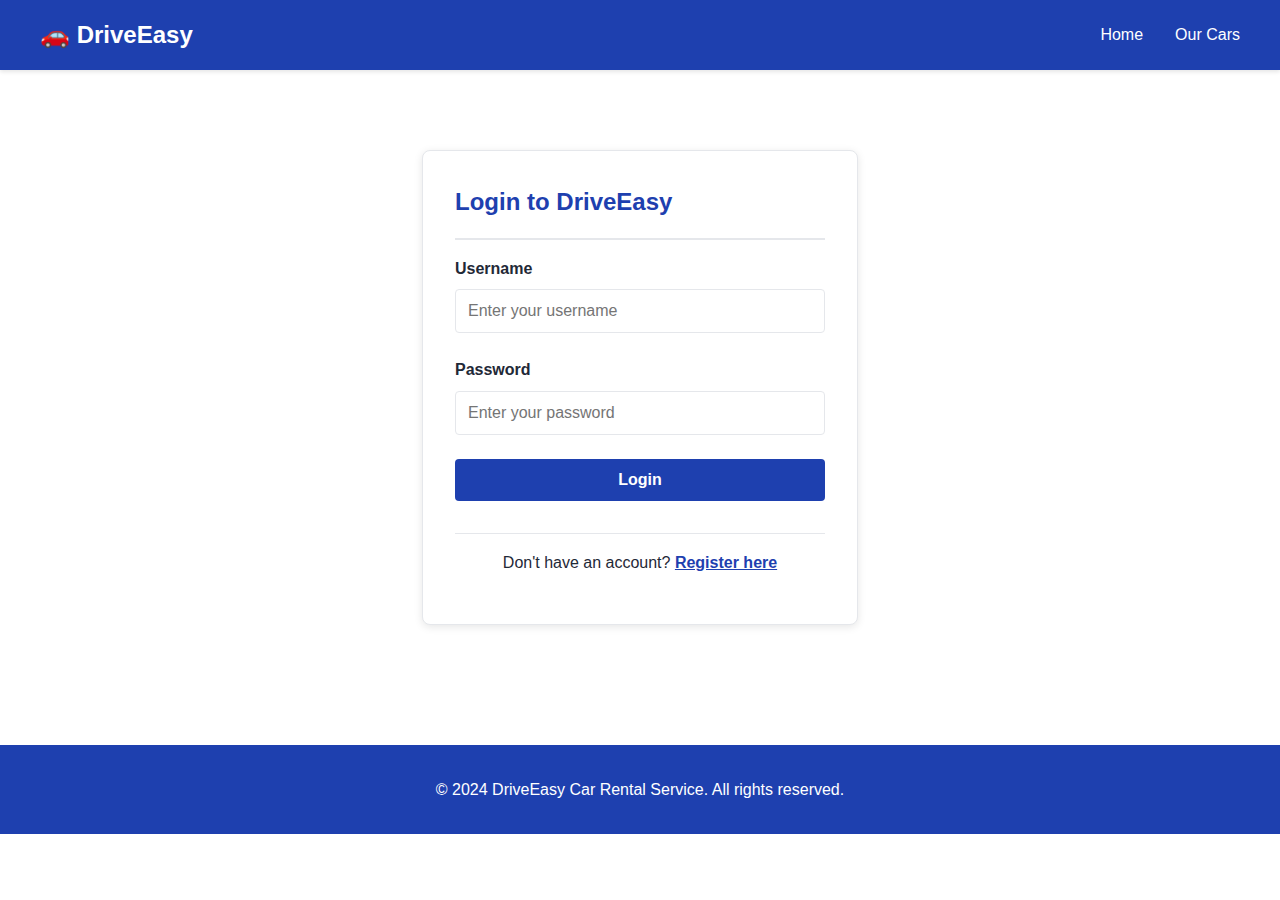
<file: login.html>
<!DOCTYPE html>
<html lang="en">
<head>
    <meta charset="UTF-8">
    <meta name="viewport" content="width=device-width, initial-scale=1.0">
    <title>Login - DriveEasy</title>
    <link rel="stylesheet" href="css/style.css">
</head>
<body>
    <!-- HEADER & NAVIGATION -->
    <header>
        <nav>
            <a href="index.html" class="logo">🚗 DriveEasy</a>
            <ul class="nav-links">
                <li><a href="index.html">Home</a></li>
                <li><a href="cars.html">Our Cars</a></li>
            </ul>
        </nav>
    </header>

    <!-- MAIN CONTENT -->
    <div class="container" style="max-width: 500px; margin: 3rem auto;">
        <div id="alertContainer"></div>

        <div class="card">
            <div class="card-header">
                <h2 class="card-title">Login to DriveEasy</h2>
            </div>

            <div class="card-body">
                <form id="loginForm" onsubmit="handleLogin(event)">
                    <div class="form-group">
                        <label for="username">Username</label>
                        <input type="text" id="username" placeholder="Enter your username" required>
                    </div>

                    <div class="form-group">
                        <label for="password">Password</label>
                        <input type="password" id="password" placeholder="Enter your password" required>
                    </div>

                    

                    <button type="submit" class="btn btn-primary btn-block">Login</button>
                </form>

                <div style="margin-top: 2rem; text-align: center; border-top: 1px solid var(--border-color); padding-top: 1rem;">
                    <p>Don't have an account? <a href="register.html" style="color: var(--primary-color); font-weight: bold;">Register here</a></p>
                </div>
            </div>
        </div>
    </div>

    <!-- FOOTER -->
    <footer style="margin-top: 4rem;">
        <p>&copy; 2024 DriveEasy Car Rental Service. All rights reserved.</p>
    </footer>

    <script src="js/app.js"></script>
    <script src="js/auth.js"></script>
</body>
</html>
</file>
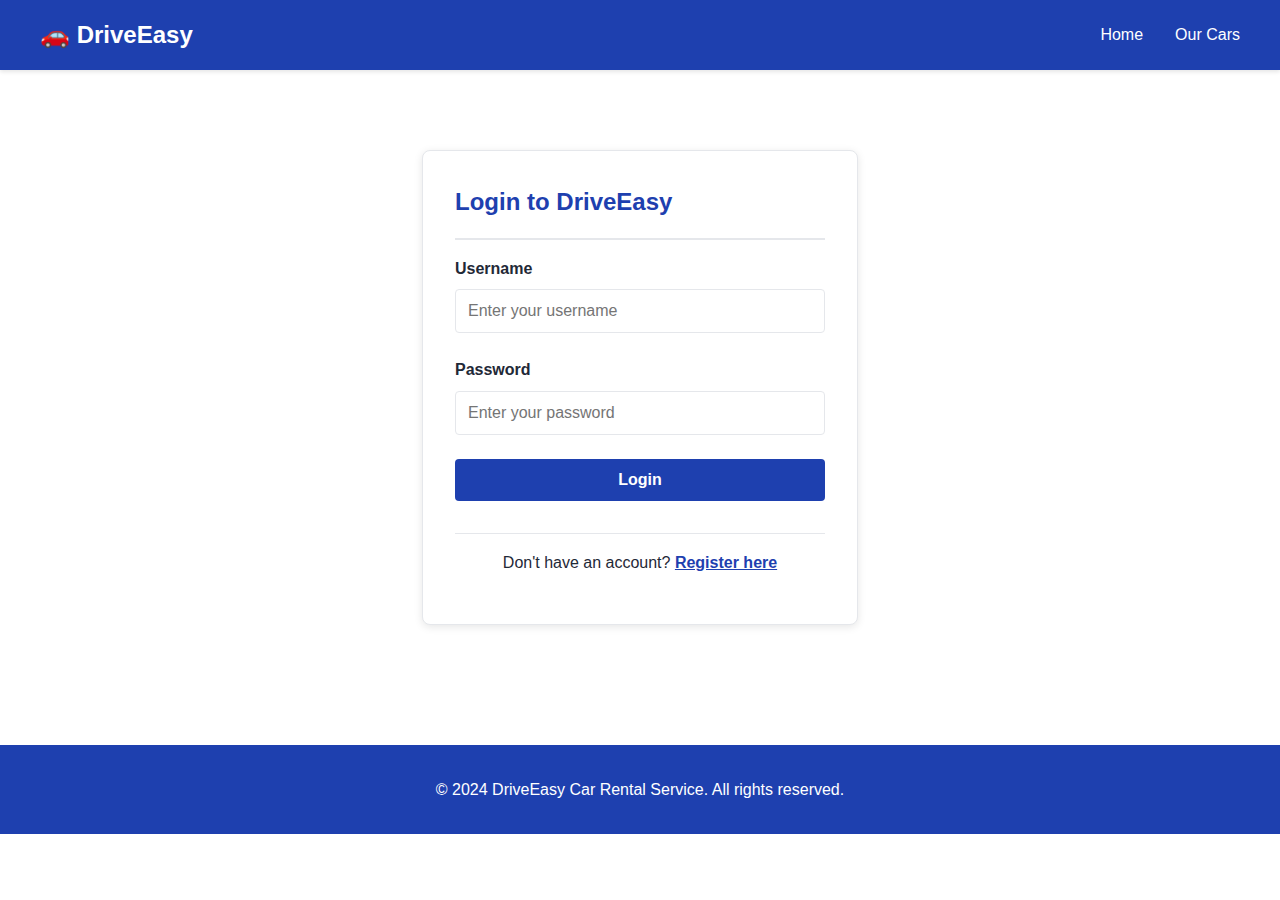
<file: profile.html>
<!DOCTYPE html>
<html lang="en">
<head>
    <meta charset="UTF-8">
    <meta name="viewport" content="width=device-width, initial-scale=1.0">
    <title>Profile - DriveEasy</title>
    <link rel="stylesheet" href="css/style.css">
</head>
<body>
    <!-- HEADER & NAVIGATION -->
    <header>
        <nav>
            <a href="index.html" class="logo">🚗 DriveEasy</a>
            <ul class="nav-links">
                <li><a href="index.html">Home</a></li>
                <li><a href="cars.html">Our Cars</a></li>
                <li id="navDashboard" class="hidden"><a href="dashboard.html">Dashboard</a></li>
                <li id="navAdmin" class="hidden"><a href="admin.html">Admin Panel</a></li>
                <li id="navProfile" class="hidden"><a href="profile.html">Profile</a></li>
                <div class="auth-section" id="authSection" class="hidden">
                    <li><a href="login.html">Login</a></li>
                </div>
                <div class="auth-section hidden" id="logoutSection">
                    <li id="userGreeting"></li>
                    <li><button onclick="handleLogout()">Logout</button></li>
                </div>
            </ul>
        </nav>
    </header>

    <!-- MAIN CONTENT -->
    <div class="container" style="max-width: 700px;">
        <h1 class="section-title">My Profile</h1>

        <div id="alertContainer"></div>

        <div class="card">
            <div class="card-header">
                <h2 class="card-title">Profile Settings</h2>
            </div>

            <form id="profileForm" onsubmit="handleProfileUpdate(event)">
                <div class="card-body">
                    <div class="form-group">
                        <label for="profUsername">Username</label>
                        <input type="text" id="profUsername" disabled style="background: var(--light-bg); color: var(--light-text);">
                        <small>Username cannot be changed</small>
                    </div>

                    <div class="form-group">
                        <label for="profEmail">Email Address</label>
                        <input type="email" id="profEmail" placeholder="your@email.com" required>
                    </div>

                    <div class="form-group">
                        <label for="profPhone">Phone Number</label>
                        <input type="tel" id="profPhone" placeholder="9841234567" pattern="[0-9]{10}" required>
                        <small>10 digits required</small>
                    </div>

                    <div class="divider"></div>

                    <h3 style="margin-bottom: 1.5rem;">Change Password (Optional)</h3>

                    <div class="form-group">
                        <label for="currentPassword">Current Password</label>
                        <input type="password" id="currentPassword" placeholder="Enter current password">
                    </div>

                    <div class="form-group">
                        <label for="newPassword">New Password</label>
                        <input type="password" id="newPassword" placeholder="Enter new password (min. 6 characters)">
                    </div>

                    <div class="form-group">
                        <label for="confirmPassword">Confirm New Password</label>
                        <input type="password" id="confirmPassword" placeholder="Confirm new password">
                    </div>

                    <small style="color: var(--light-text); display: block; margin-bottom: 1.5rem;">Leave password fields empty if you don't want to change</small>
                </div>

                <div class="card-footer">
                    <div style="display: flex; gap: 1rem;">
                        <button type="submit" class="btn btn-success" style="flex: 1;">Save Changes</button>
                        <a href="dashboard.html" class="btn btn-secondary" style="flex: 1; text-align: center;">Back to Dashboard</a>
                    </div>
                </div>
            </form>
        </div>

        <!-- DANGER ZONE -->
        <div class="card" style="border-color: var(--danger-color);">
            <div class="card-header" style="border-bottom-color: var(--danger-color);">
                <h2 class="card-title" style="color: var(--danger-color);">⚠️ Danger Zone</h2>
            </div>
            <div class="card-body">
                <p style="color: var(--light-text); margin-bottom: 1rem;">Delete your account and all associated data. This action cannot be undone.</p>
                <button type="button" class="btn btn-danger" onclick="confirmDeleteAccount()">Delete Account</button>
            </div>
        </div>
    </div>

    <!-- FOOTER -->
    <footer>
        <p>&copy; 2024 DriveEasy Car Rental Service. All rights reserved.</p>
    </footer>

    <script src="js/app.js"></script>
    <script src="js/profile.js"></script>
</body>
</html>
</file>
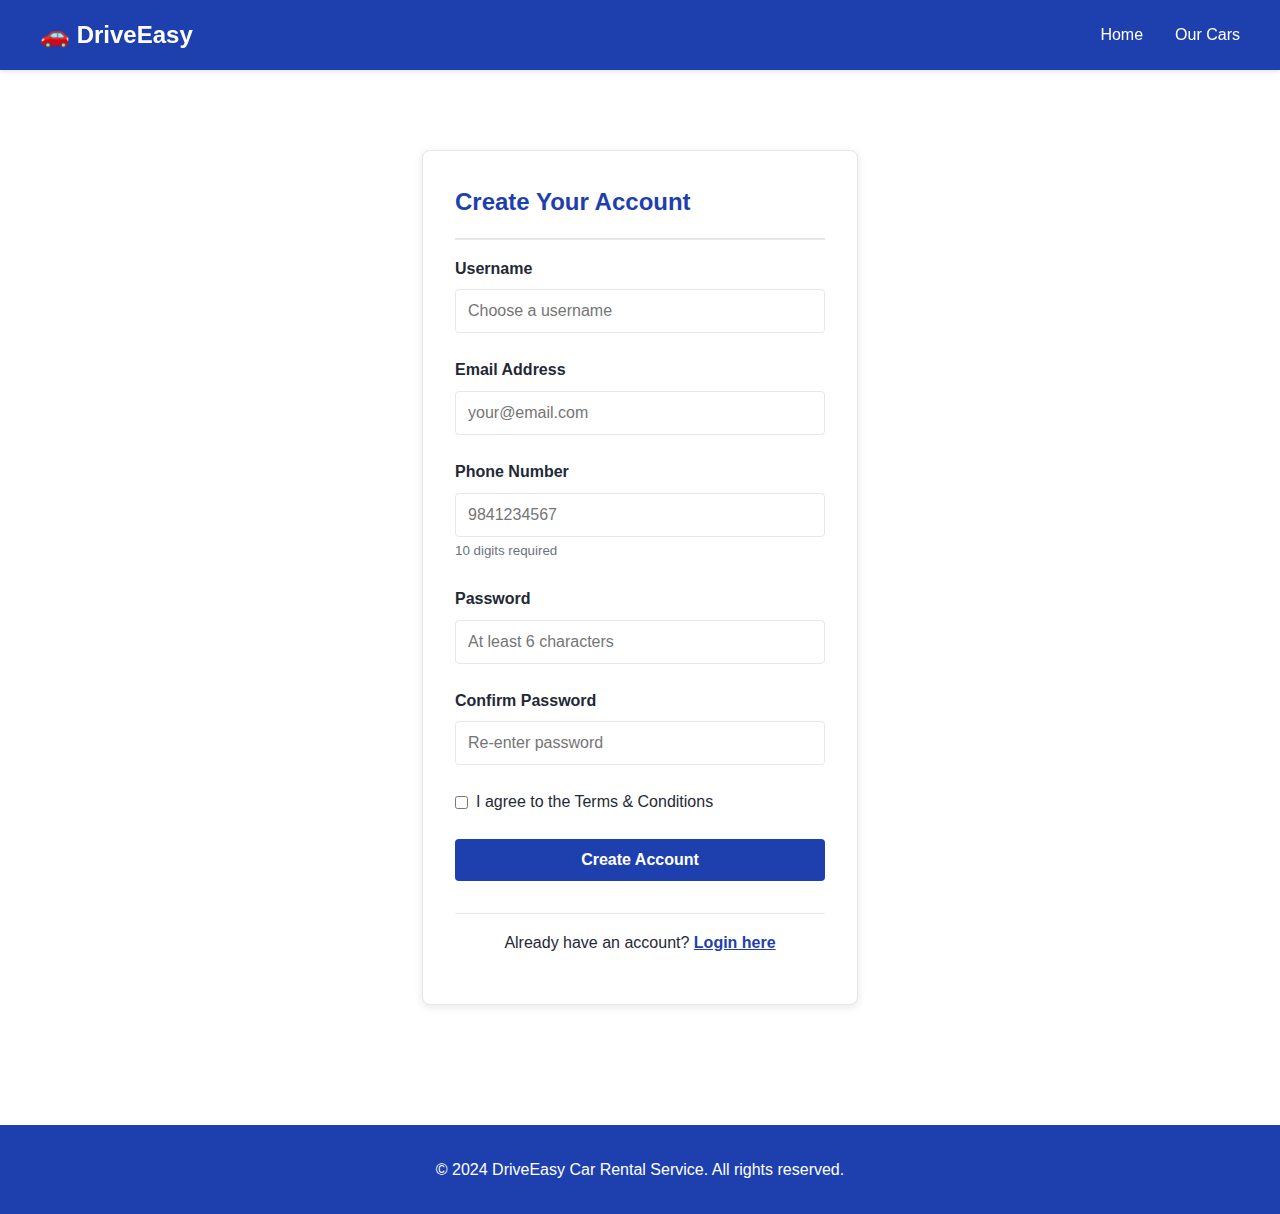
<file: register.html>
<!DOCTYPE html>
<html lang="en">
<head>
    <meta charset="UTF-8">
    <meta name="viewport" content="width=device-width, initial-scale=1.0">
    <title>Register - DriveEasy</title>
    <link rel="stylesheet" href="css/style.css">
</head>
<body>
    <!-- HEADER & NAVIGATION -->
    <header>
        <nav>
            <a href="index.html" class="logo">🚗 DriveEasy</a>
            <ul class="nav-links">
                <li><a href="index.html">Home</a></li>
                <li><a href="cars.html">Our Cars</a></li>
            </ul>
        </nav>
    </header>

    <!-- MAIN CONTENT -->
    <div class="container" style="max-width: 500px; margin: 3rem auto;">
        <div id="alertContainer"></div>

        <div class="card">
            <div class="card-header">
                <h2 class="card-title">Create Your Account</h2>
            </div>

            <div class="card-body">
                <form id="registerForm" onsubmit="handleRegister(event)">
                    <div class="form-group">
                        <label for="regUsername">Username</label>
                        <input type="text" id="regUsername" placeholder="Choose a username" required>
                    </div>

                    <div class="form-group">
                        <label for="regEmail">Email Address</label>
                        <input type="email" id="regEmail" placeholder="your@email.com" required>
                    </div>

                    <div class="form-group">
                        <label for="regPhone">Phone Number</label>
                        <input type="tel" id="regPhone" placeholder="9841234567" required pattern="[0-9]{10}">
                        <small style="color: var(--light-text);">10 digits required</small>
                    </div>

                    <div class="form-group">
                        <label for="regPassword">Password</label>
                        <input type="password" id="regPassword" placeholder="At least 6 characters" required>
                    </div>

                    <div class="form-group">
                        <label for="regConfirmPassword">Confirm Password</label>
                        <input type="password" id="regConfirmPassword" placeholder="Re-enter password" required>
                    </div>

                    <div class="form-group">
                        <label style="display: flex; align-items: center; gap: 0.5rem; font-weight: normal;">
                            <input type="checkbox" id="agreeTerms" required>
                            I agree to the Terms & Conditions
                        </label>
                    </div>

                    <button type="submit" class="btn btn-primary btn-block">Create Account</button>
                </form>

                <div style="margin-top: 2rem; text-align: center; border-top: 1px solid var(--border-color); padding-top: 1rem;">
                    <p>Already have an account? <a href="login.html" style="color: var(--primary-color); font-weight: bold;">Login here</a></p>
                </div>
            </div>
        </div>
    </div>

    <!-- FOOTER -->
    <footer style="margin-top: 4rem;">
        <p>&copy; 2024 DriveEasy Car Rental Service. All rights reserved.</p>
    </footer>

    <script src="js/app.js"></script>
    <script src="js/auth.js"></script>
</body>
</html>
</file>
<file: css/style.css>
/* ==================== GLOBAL STYLES ==================== */

* {
    margin: 0;
    padding: 0;
    box-sizing: border-box;
}

:root {
    --primary-color: #1e40af;
    --secondary-color: #06b6d4;
    --danger-color: #dc2626;
    --success-color: #16a34a;
    --warning-color: #ea580c;
    --light-bg: #f3f4f6;
    --dark-text: #1f2937;
    --light-text: #6b7280;
    --border-color: #e5e7eb;
}

html, body {
    height: 100%;
}

body {
    font-family: 'Segoe UI', Tahoma, Geneva, Verdana, sans-serif;
    color: var(--dark-text);
    background-color: #ffffff;
    line-height: 1.6;
}

/* ==================== HEADER & NAVIGATION ==================== */

header {
    background-color: var(--primary-color);
    color: white;
    padding: 1rem 2rem;
    position: sticky;
    top: 0;
    z-index: 1000;
    box-shadow: 0 2px 4px rgba(0,0,0,0.1);
}

nav {
    display: flex;
    justify-content: space-between;
    align-items: center;
    max-width: 1200px;
    margin: 0 auto;
}

.logo {
    font-size: 1.5rem;
    font-weight: bold;
    text-decoration: none;
    color: white;
    display: flex;
    align-items: center;
    gap: 0.5rem;
}

.nav-links {
    display: flex;
    list-style: none;
    gap: 2rem;
    align-items: center;
}

.nav-links a,
.nav-links button {
    color: white;
    text-decoration: none;
    cursor: pointer;
    border: none;
    background: none;
    font-size: 1rem;
    transition: opacity 0.3s;
}

.nav-links a:hover,
.nav-links button:hover {
    opacity: 0.8;
}

.auth-section {
    display: flex;
    gap: 1rem;
    align-items: center;
}

/* ==================== CONTAINER & LAYOUT ==================== */

.container {
    max-width: 1200px;
    margin: 0 auto;
    padding: 2rem;
}

.section {
    margin-bottom: 3rem;
}

.section-title {
    font-size: 2rem;
    margin-bottom: 2rem;
    color: var(--primary-color);
    border-bottom: 3px solid var(--secondary-color);
    padding-bottom: 1rem;
}

/* ==================== HERO SECTION ==================== */

.hero {
    background: linear-gradient(135deg, var(--primary-color) 0%, var(--secondary-color) 100%);
    color: white;
    padding: 4rem 2rem;
    text-align: center;
    margin-bottom: 3rem;
}

.hero h1 {
    font-size: 2.5rem;
    margin-bottom: 1rem;
}

.hero p {
    font-size: 1.2rem;
    margin-bottom: 2rem;
    opacity: 0.9;
}

/* ==================== FORMS ==================== */

.form-group {
    margin-bottom: 1.5rem;
}

.form-group label {
    display: block;
    margin-bottom: 0.5rem;
    font-weight: 600;
    color: var(--dark-text);
}

input[type="text"],
input[type="email"],
input[type="password"],
input[type="date"],
input[type="tel"],
select,
textarea {
    width: 100%;
    padding: 0.75rem;
    border: 1px solid var(--border-color);
    border-radius: 4px;
    font-size: 1rem;
    font-family: inherit;
    transition: border-color 0.3s;
}

input[type="text"]:focus,
input[type="email"]:focus,
input[type="password"]:focus,
input[type="date"]:focus,
input[type="tel"]:focus,
select:focus,
textarea:focus {
    outline: none;
    border-color: var(--primary-color);
    box-shadow: 0 0 0 3px rgba(30, 64, 175, 0.1);
}

textarea {
    resize: vertical;
    min-height: 100px;
}

.form-grid {
    display: grid;
    grid-template-columns: 1fr 1fr;
    gap: 1rem;
}

.form-group.full {
    grid-column: 1 / -1;
}

/* ==================== BUTTONS ==================== */

.btn {
    padding: 0.75rem 1.5rem;
    border: none;
    border-radius: 4px;
    font-size: 1rem;
    cursor: pointer;
    transition: all 0.3s;
    font-weight: 600;
    text-decoration: none;
    display: inline-block;
    text-align: center;
}

.btn-primary {
    background-color: var(--primary-color);
    color: white;
}

.btn-primary:hover {
    background-color: #1e3a8a;
    transform: translateY(-2px);
    box-shadow: 0 4px 12px rgba(30, 64, 175, 0.3);
}

.btn-secondary {
    background-color: var(--secondary-color);
    color: white;
}

.btn-secondary:hover {
    background-color: #0891b2;
    transform: translateY(-2px);
}

.btn-danger {
    background-color: var(--danger-color);
    color: white;
}

.btn-danger:hover {
    background-color: #b91c1c;
}

.btn-success {
    background-color: var(--success-color);
    color: white;
}

.btn-success:hover {
    background-color: #15803d;
}

.btn-block {
    width: 100%;
    display: block;
}

.btn-group {
    display: flex;
    gap: 1rem;
    margin-top: 1.5rem;
}

.btn-group button {
    flex: 1;
}

/* ==================== CARDS ==================== */

.card {
    background: white;
    border: 1px solid var(--border-color);
    border-radius: 8px;
    padding: 2rem;
    box-shadow: 0 2px 8px rgba(0,0,0,0.1);
    margin-bottom: 1.5rem;
    transition: transform 0.3s, box-shadow 0.3s;
}

.card:hover {
    transform: translateY(-4px);
    box-shadow: 0 8px 16px rgba(0,0,0,0.15);
}

.card-header {
    border-bottom: 2px solid var(--border-color);
    padding-bottom: 1rem;
    margin-bottom: 1rem;
}

.card-title {
    font-size: 1.5rem;
    color: var(--primary-color);
    margin: 0;
}

.card-body {
    margin-bottom: 1rem;
}

.card-footer {
    border-top: 1px solid var(--border-color);
    padding-top: 1rem;
    margin-top: 1rem;
}

/* ==================== CAR CARDS ==================== */

.cars-grid {
    display: grid;
    grid-template-columns: repeat(auto-fill, minmax(300px, 1fr));
    gap: 2rem;
    margin-bottom: 2rem;
}

.car-card {
    background: white;
    border: 1px solid var(--border-color);
    border-radius: 8px;
    overflow: hidden;
    box-shadow: 0 2px 8px rgba(0,0,0,0.1);
    transition: transform 0.3s, box-shadow 0.3s;
}

.car-card:hover {
    transform: translateY(-8px);
    box-shadow: 0 12px 24px rgba(0,0,0,0.15);
}

.car-image {
    background: linear-gradient(135deg, var(--primary-color) 0%, var(--secondary-color) 100%);
    color: white;
    padding: 2rem;
    text-align: center;
    font-size: 4rem;
    min-height: 200px;
    display: flex;
    align-items: center;
    justify-content: center;
}

.car-info {
    padding: 1.5rem;
}

.car-name {
    font-size: 1.3rem;
    font-weight: bold;
    color: var(--dark-text);
    margin-bottom: 0.5rem;
}

.car-category {
    display: inline-block;
    background: var(--light-bg);
    color: var(--primary-color);
    padding: 0.25rem 0.75rem;
    border-radius: 20px;
    font-size: 0.85rem;
    margin-bottom: 1rem;
    font-weight: 600;
}

.car-specs {
    display: grid;
    grid-template-columns: 1fr 1fr;
    gap: 0.5rem;
    margin: 1rem 0;
    font-size: 0.9rem;
    color: var(--light-text);
}

.spec-item {
    display: flex;
    align-items: center;
    gap: 0.5rem;
}

.car-price {
    font-size: 1.5rem;
    color: var(--primary-color);
    font-weight: bold;
    margin: 1rem 0;
}

.car-price small {
    font-size: 0.8rem;
    color: var(--light-text);
}

.car-description {
    color: var(--light-text);
    margin-bottom: 1rem;
    font-size: 0.9rem;
}

.car-actions {
    display: flex;
    gap: 0.5rem;
}

.car-actions button {
    flex: 1;
    padding: 0.75rem;
    border: none;
    border-radius: 4px;
    cursor: pointer;
    font-weight: 600;
    transition: all 0.3s;
}

/* ==================== ALERTS & MESSAGES ==================== */

.alert {
    padding: 1rem;
    border-radius: 4px;
    margin-bottom: 1.5rem;
    display: none;
}

.alert.show {
    display: block;
    animation: slideIn 0.3s ease-out;
}

.alert-success {
    background-color: #dcfce7;
    color: #166534;
    border: 1px solid #86efac;
}

.alert-error {
    background-color: #fee2e2;
    color: #991b1b;
    border: 1px solid #fca5a5;
}

.alert-info {
    background-color: #e0f2fe;
    color: #0c4a6e;
    border: 1px solid #7dd3fc;
}

.alert-warning {
    background-color: #fed7aa;
    color: #92400e;
    border: 1px solid #fdba74;
}

@keyframes slideIn {
    from {
        transform: translateY(-20px);
        opacity: 0;
    }
    to {
        transform: translateY(0);
        opacity: 1;
    }
}

/* ==================== TABLES ==================== */

table {
    width: 100%;
    border-collapse: collapse;
    margin-bottom: 1.5rem;
}

th {
    background-color: var(--light-bg);
    padding: 1rem;
    text-align: left;
    font-weight: 600;
    color: var(--dark-text);
    border-bottom: 2px solid var(--border-color);
}

td {
    padding: 1rem;
    border-bottom: 1px solid var(--border-color);
}

tr:hover {
    background-color: var(--light-bg);
}

/* ==================== MODAL ==================== */

.modal {
    display: none;
    position: fixed;
    top: 0;
    left: 0;
    width: 100%;
    height: 100%;
    background-color: rgba(0, 0, 0, 0.5);
    z-index: 2000;
    align-items: center;
    justify-content: center;
}

.modal.show {
    display: flex;
}

.modal-content {
    background: white;
    padding: 2rem;
    border-radius: 8px;
    max-width: 500px;
    width: 90%;
    max-height: 90vh;
    overflow-y: auto;
    box-shadow: 0 20px 60px rgba(0,0,0,0.3);
}

.modal-header {
    display: flex;
    justify-content: space-between;
    align-items: center;
    margin-bottom: 1.5rem;
    border-bottom: 2px solid var(--border-color);
    padding-bottom: 1rem;
}

.modal-header h2 {
    margin: 0;
}

.modal-close {
    background: none;
    border: none;
    font-size: 1.5rem;
    cursor: pointer;
    color: var(--light-text);
}

.modal-close:hover {
    color: var(--dark-text);
}

/* ==================== FILTERS & SEARCH ==================== */

.filter-section {
    background: var(--light-bg);
    padding: 1.5rem;
    border-radius: 8px;
    margin-bottom: 2rem;
    display: grid;
    grid-template-columns: 1fr 1fr 1fr auto;
    gap: 1rem;
    align-items: flex-end;
}

.filter-group {
    display: flex;
    flex-direction: column;
}

.filter-group label {
    margin-bottom: 0.5rem;
    font-weight: 600;
    font-size: 0.9rem;
}

.filter-group select,
.filter-group input {
    padding: 0.75rem;
    border: 1px solid var(--border-color);
    border-radius: 4px;
}

/* ==================== STATUS BADGES ==================== */

.badge {
    display: inline-block;
    padding: 0.25rem 0.75rem;
    border-radius: 20px;
    font-size: 0.85rem;
    font-weight: 600;
}

.badge-success {
    background-color: #dcfce7;
    color: #166534;
}

.badge-danger {
    background-color: #fee2e2;
    color: #991b1b;
}

.badge-warning {
    background-color: #fed7aa;
    color: #92400e;
}

.badge-info {
    background-color: #e0f2fe;
    color: #0c4a6e;
}

/* ==================== FOOTER ==================== */

footer {
    background-color: var(--primary-color);
    color: white;
    padding: 2rem;
    margin-top: 4rem;
    text-align: center;
}

footer a {
    color: white;
    text-decoration: none;
    margin: 0 1rem;
}

footer a:hover {
    text-decoration: underline;
}

/* ==================== UTILITY CLASSES ==================== */

.text-center {
    text-align: center;
}

.text-right {
    text-align: right;
}

.mt-1 { margin-top: 0.5rem; }
.mt-2 { margin-top: 1rem; }
.mt-3 { margin-top: 1.5rem; }
.mt-4 { margin-top: 2rem; }

.mb-1 { margin-bottom: 0.5rem; }
.mb-2 { margin-bottom: 1rem; }
.mb-3 { margin-bottom: 1.5rem; }
.mb-4 { margin-bottom: 2rem; }

.p-1 { padding: 0.5rem; }
.p-2 { padding: 1rem; }
.p-3 { padding: 1.5rem; }
.p-4 { padding: 2rem; }

.hidden {
    display: none !important;
}

.w-100 {
    width: 100%;
}

.text-muted {
    color: var(--light-text);
}

.divider {
    border-top: 1px solid var(--border-color);
    margin: 2rem 0;
}

/* ==================== RESPONSIVE DESIGN ==================== */

@media (max-width: 768px) {
    nav {
        flex-direction: column;
        gap: 1rem;
    }

    .nav-links {
        flex-wrap: wrap;
        gap: 1rem;
        justify-content: center;
    }

    .hero h1 {
        font-size: 1.8rem;
    }

    .hero p {
        font-size: 1rem;
    }

    .cars-grid {
        grid-template-columns: 1fr;
    }

    .filter-section {
        grid-template-columns: 1fr;
    }

    .form-grid {
        grid-template-columns: 1fr;
    }

    .container {
        padding: 1rem;
    }

    .section-title {
        font-size: 1.5rem;
    }

    table {
        font-size: 0.9rem;
    }

    td, th {
        padding: 0.75rem 0.5rem;
    }

    .btn-group {
        flex-direction: column;
    }

    .modal-content {
        width: 95%;
        padding: 1.5rem;
    }
}

@media (max-width: 480px) {
    .nav-links {
        gap: 0.5rem;
        font-size: 0.9rem;
    }

    .logo {
        font-size: 1.2rem;
    }

    .hero h1 {
        font-size: 1.5rem;
    }

    .section-title {
        font-size: 1.3rem;
    }

    .car-specs {
        grid-template-columns: 1fr;
    }

    .card-group {
        grid-template-columns: 1fr;
    }
}
</file>
